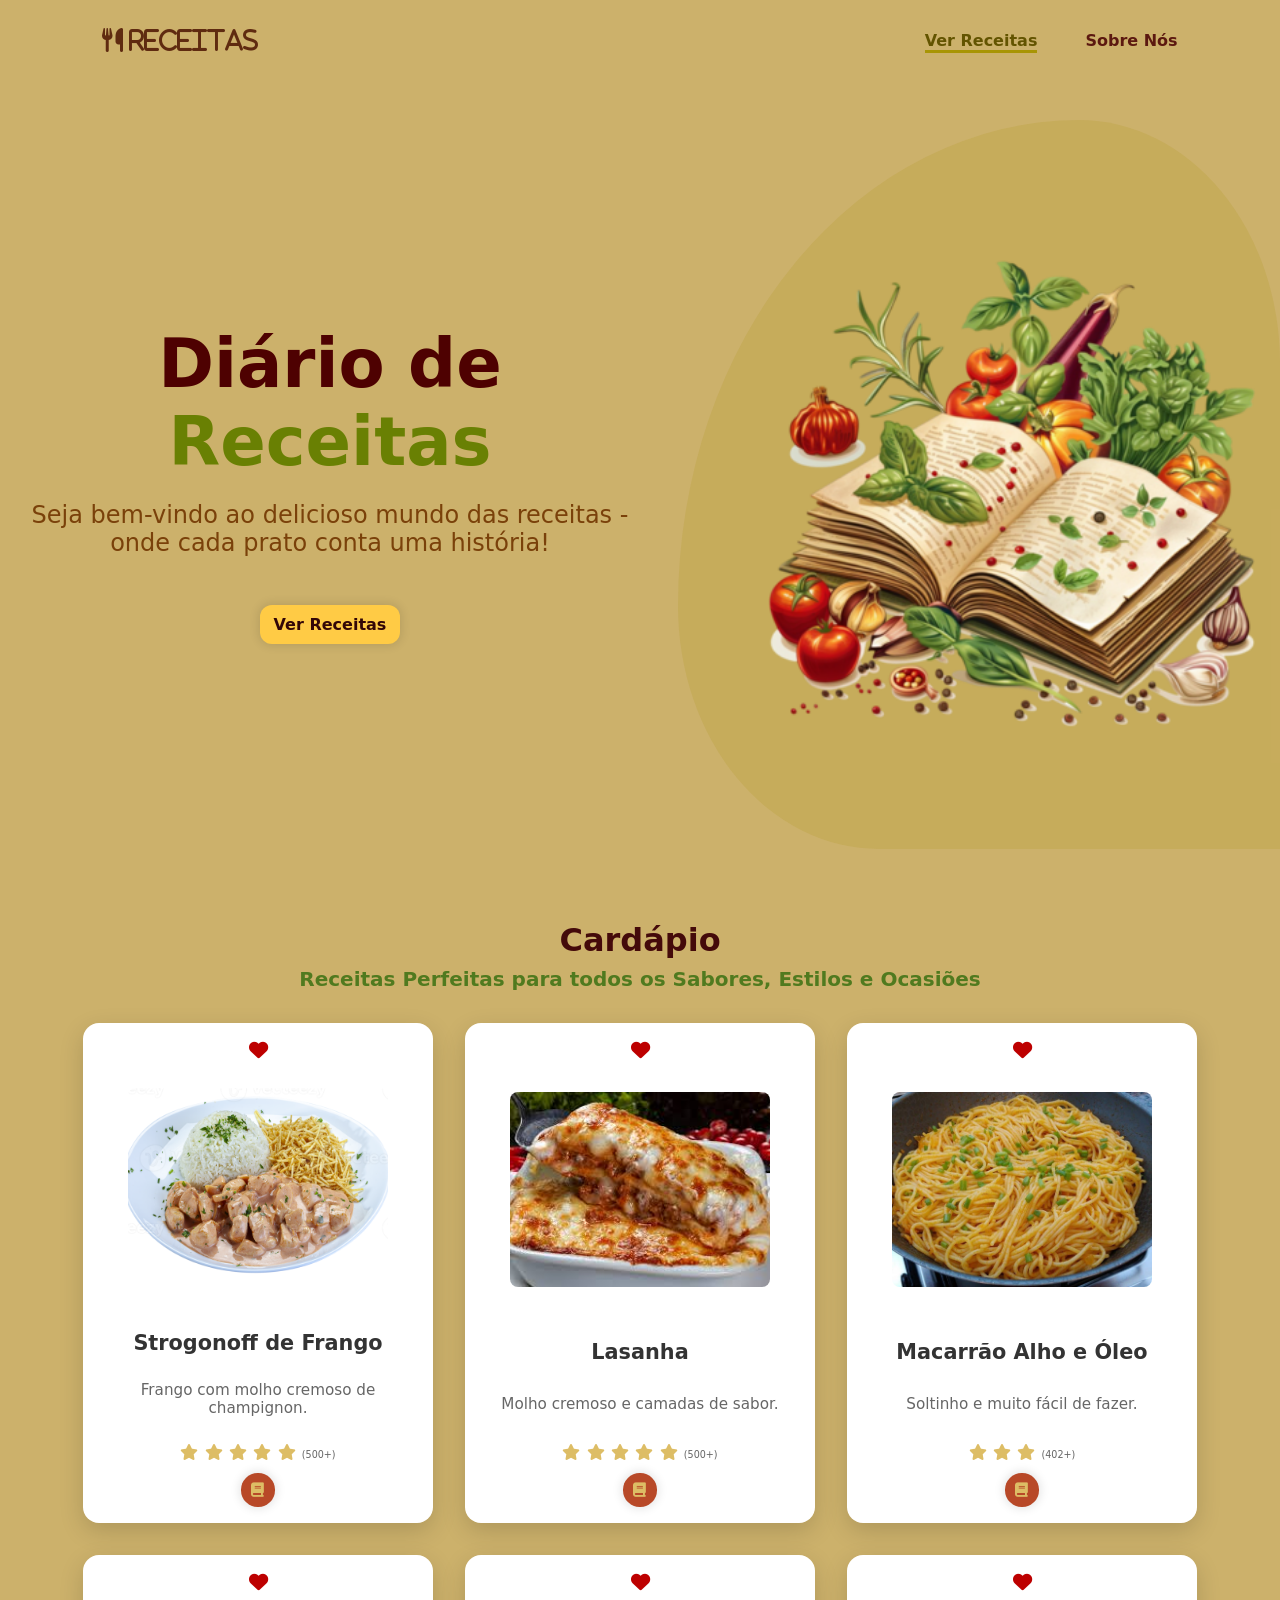
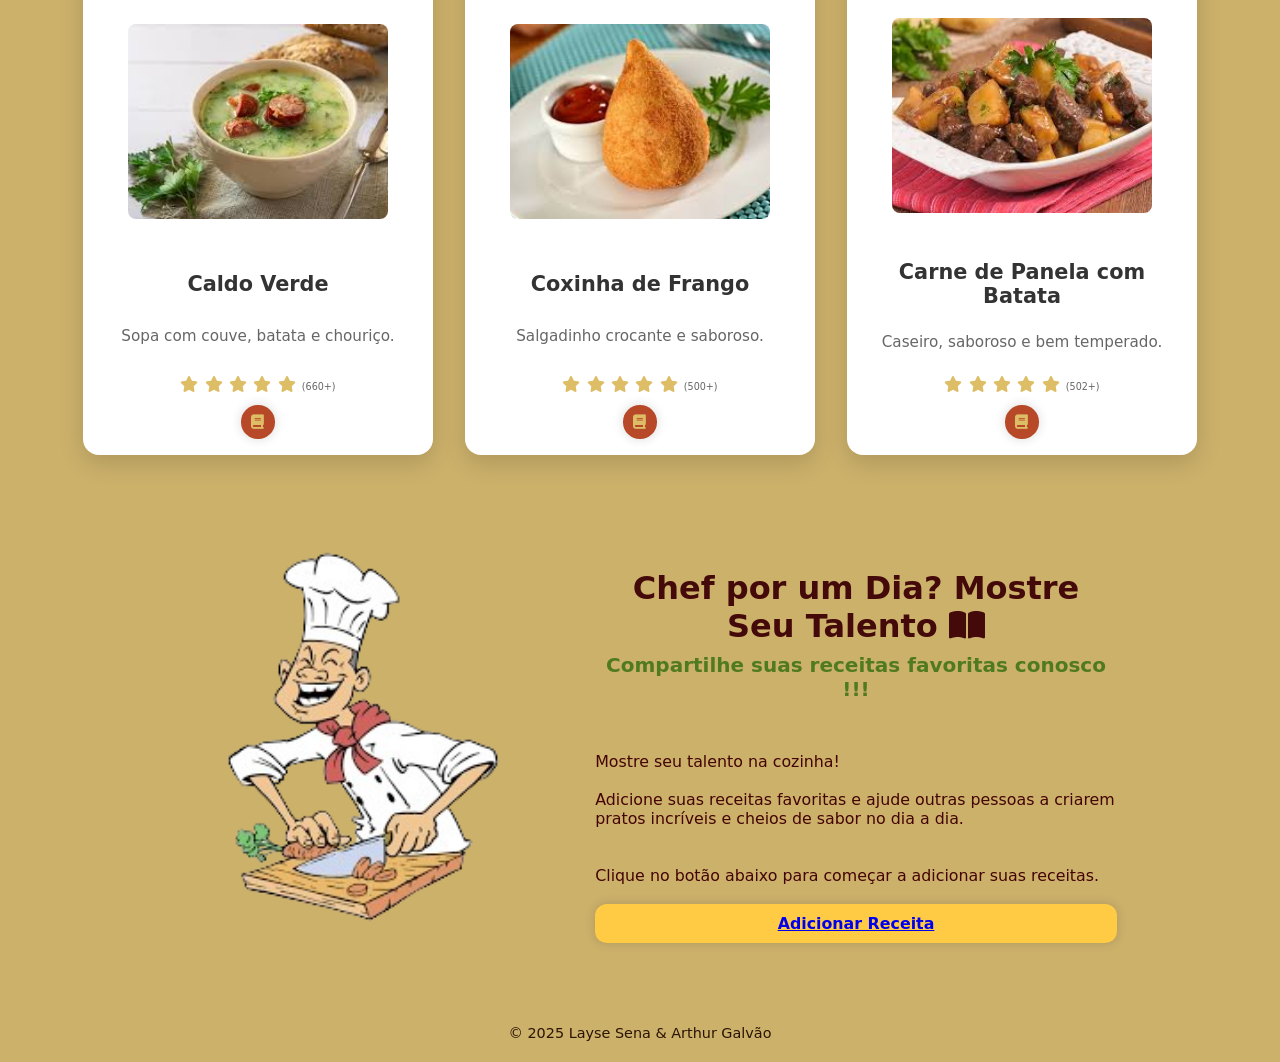
<file: index.html>
<!DOCTYPE html>
<html lang="pt-br">
<head>
  <meta charset="UTF-8" />
  <meta name="viewport" content="width=device-width, initial-scale=1.0" />

  <!-- Font Awesome -->
  <link rel="stylesheet" href="https://cdnjs.cloudflare.com/ajax/libs/font-awesome/6.7.2/css/all.min.css" integrity="sha512-Evv84Mr4kqVGRNSgIGL/F/aIDqQb7xQ2vcrdIwxfjThSH8CSR7PBEakCr51Ck+w+/U6swU2Im1vVX0SVk9ABhg==" crossorigin="anonymous" referrerpolicy="no-referrer" />

  <!-- Estilos CSS -->
  <link rel="stylesheet" href="Site/Style/styles.css" />
  <link rel="stylesheet" href="Site/Style/header.css" />
  <link rel="stylesheet" href="Site/Style/Home.css" />
  <link rel="stylesheet" href="Site/Style/menu.css" />
  <link rel="stylesheet" href="Site/Style/AddReceitas.css" />
  <link rel="stylesheet" href="Site/Style/footer.css" />


  <title>Site Receitas</title>
</head>
<body>
  <header>
    <nav id="navbar">
      <i class="fa-solid fa-utensils" id="nav_logo"> Receitas</i>

      <ul id="nav_list">
        <li class="nav_item active"><a href="#Menu">Ver Receitas</a></li>
        <li class="nav_item"><a href="sobrenos.html">Sobre Nós</a>
        </li>
      </ul>

      <button class="mobile-menu-toggle" aria-label="Abrir menu" aria-controls="mobile_menu" aria-expanded="false">
        <i class="fa-solid fa-bars"></i>
      </button>
    </nav>

    <div id="overlay"></div>

    <!-- Menu Mobile -->
    <div id="mobile_menu">
      <ul id="mobile_nav_list">
        <li class="nav_item"><a href="#Menu">Ver Receitas</a></li>
        <li class="nav_item"><a href="sobrenos.html">Sobre Nós</a>
        </li>

      </ul>
      
      <a href="cadastro.html" class="btn-default"> + Adicionar</a>
    </div>
  </header>

  <main id="content">
    <section id="Home">
      <div class="shape"></div>
      <div id="cta">
        <h1 class="title">Diário de <span>Receitas</span><br /></h1>
        <p class="description">
          Seja bem-vindo ao delicioso mundo das receitas - onde cada prato conta uma história!<br /><br />
        </p>
        <div id="cta_buttons">
          <a href="#Menu" class="btn-default">Ver Receitas</a>
        </div>
      </div>

      <div id="banner">
        <img src="Site/images/1png.png" alt="Imagem de Destaque" />
      </div>
    </section>

    <section id="Menu">
        <h2 class="section-title">Cardápio</h2>
        <h3 class="section-subtitle">Receitas Perfeitas para todos os Sabores, Estilos e Ocasiões</h3>
      
        <div id="dishes">
          <!-- PRATO 1 - Strogonoff de Frango -->
          <div class="dish-container">
            <div class="dish-card">
              <div class="card-front">
                <!-- conteúdo da frente do card -->
                <div class="dish-heart"><i class="fa-solid fa-heart"></i></div>
                <img src="Site/images/OP1.webp" class="dish-image" alt="Strogonoff de Frango">
                <h3 class="dish-title">Strogonoff de Frango</h3>
                <span class="dish-description">Frango com molho cremoso de champignon.</span>
                <div class="dish-rate">
                  <div>
                    <i class="fa-solid fa-star"></i>
                    <i class="fa-solid fa-star"></i>
                    <i class="fa-solid fa-star"></i>
                    <i class="fa-solid fa-star"></i>
                    <i class="fa-solid fa-star"></i>
                    <span>(500+)</span>
                  </div>
                  <button class="btn-default btn-ver-receita"><i class="fa-solid fa-book"></i></button>
                </div>
              </div>
          
              <div class="card-back">
                <h3>Strogonoff de Frango</h3>
                <h4>Ingredientes:</h4>
                <p> <li>500g de peito de frango cortado em cubos</li>
                <li>                 cebola picada</li>
                <li>                  2 dentes de alho picados
                </li>
                <li>                  1 colher de sopa de azeite
                </li>
                <li>                  1 lata de creme de leite
                </li>
                <li>                  2 colheres de sopa de ketchup
                </li>
                <li>                  1 colher de sopa de mostarda
                </li>
                <li>                  1/2 xícara de molho de tomate
                </li>
                <li>                  Sal e pimenta a gosto
                </li>
                <li>Salsinha a gosto</li>       
                </p>
                <h4>Modo de Preparo:</h4>
                <p>Refogue a cebola e o alho no azeite, adicione o frango e doure. Coloque o ketchup, a mostarda, o molho de tomate, sal e pimenta. Acrescente o creme de leite, misture e deixe cozinhar por 5 minutos. Sirva com arroz e batata palha.
              </p>
              </div>
            </div>
          </div>

      <!-- PRATO 2 - Lasanha -->
<div class="dish-container">
    <div class="dish-card">
      <div class="card-front">
        <!-- conteúdo da frente do card -->
        <div class="dish-heart"><i class="fa-solid fa-heart"></i></div>
        <img src="Site/images/OP2.jpg" class="dish-image" alt="Lasanha">
        <h3 class="dish-title">Lasanha</h3>
        <span class="dish-description">Molho cremoso e camadas de sabor.</span>
        <div class="dish-rate">
          <div>
            <i class="fa-solid fa-star"></i>
            <i class="fa-solid fa-star"></i>
            <i class="fa-solid fa-star"></i>
            <i class="fa-solid fa-star"></i>
            <i class="fa-solid fa-star"></i>
            <span>(500+)</span>
          </div>
          <button class="btn-default btn-ver-receita"><i class="fa-solid fa-book"></i></button>
        </div>
      </div>
      
      <div class="card-back">
        <h3>Lasanha</h3>
        <h4>Ingredientes:</h4>
        <p><li>500g de carne moída
        </li>
        <li>1 cebola picada</li>
        <li>1 lata de molho de tomate</li>
        <li>1 pacote de massa de lasanha pré-cozida</li>
        <li>300g de queijo muçarela fatiado</li>
        <li>150g de queijo parmesão ralado</li>
        <li>Sal e pimenta a gosto</li>
        <li>1 colher de sopa de azeite</li></p>
        <h4>Modo de Preparo:</h4>
        <p>Refogue a cebola, o alho e a carne moída. Adicione o molho de tomate, sal, pimenta e deixe cozinhar. Em um refratário, monte a lasanha alternando camadas de molho, massa e queijo. Finalize com molho e queijo por cima. Leve ao forno por 30 minutos a 180°C e sirva.
        </p>
      </div>
    </div>
  </div>
  
  <!-- PRATO 3 - Macarrão Alho e Óleo -->
  <div class="dish-container">
    <div class="dish-card">
      <div class="card-front">
        <!-- conteúdo da frente do card -->
        <div class="dish-heart"><i class="fa-solid fa-heart"></i></div>
        <img src="Site/images/OP3.jpg" class="dish-image" alt="Macarrão Alho e Óleo">
        <h3 class="dish-title">Macarrão Alho e Óleo</h3>
        <span class="dish-description">Soltinho e muito fácil de fazer.</span>
        <div class="dish-rate">
          <div>
            <i class="fa-solid fa-star"></i>
            <i class="fa-solid fa-star"></i>
            <i class="fa-solid fa-star"></i>
            <span>(402+)</span>
          </div>
          <button class="btn-default btn-ver-receita"><i class="fa-solid fa-book"></i></button>
        </div>
      </div>
      
      <div class="card-back">
        <h3>Macarrão Alho e Óleo</h3>
        <h4>Ingredientes:</h4>
        <p><li>250g de macarrão</li>
        <li>4 dentes de alho picados</li>
        <li>3 colheres de sopa de azeite</li>
        <li>Sal a gosto</li>
        <li>Salsinha picada a gosto (opcional)</li></p>
        <h4>Modo de Preparo:</h4>
        <p>Cozinhe o macarrão em água com sal até ficar al dente. Enquanto isso, doure o alho no azeite em fogo baixo. Escorra o macarrão e misture ao alho e óleo ainda quente. Finalize com salsinha e sirva. Simples, rápido e delicioso.</p>
      </div>
    </div>
  </div>
  
  <!-- PRATO 4 - Caldo Verde -->
  <div class="dish-container">
    <div class="dish-card">
      <div class="card-front">
        <!-- conteúdo da frente do card -->
        <div class="dish-heart"><i class="fa-solid fa-heart"></i></div>
        <img src="Site/images/OP4.jpg" class="dish-image" alt="Caldo Verde">
        <h3 class="dish-title">Caldo Verde</h3>
        <span class="dish-description">Sopa com couve, batata e chouriço.</span>
        <div class="dish-rate">
          <div>
            <i class="fa-solid fa-star"></i>
            <i class="fa-solid fa-star"></i>
            <i class="fa-solid fa-star"></i>
            <i class="fa-solid fa-star"></i>
            <i class="fa-solid fa-star"></i>
            <span>(660+)</span>
          </div>
          <button class="btn-default btn-ver-receita"><i class="fa-solid fa-book"></i></button>
        </div>
      </div>
      
      <div class="card-back">
        <h3>Caldo Verde</h3>
        <h4>Ingredientes:</h4>
        <p><li>5 batatas médias</li>
          <li>1 linguiça calabresa em rodelas</li>
          <li>1 couve fatiada fininha</li>
          <li>1 dente de alho picado</li>
          <li>1/2 cebola picada</li>
          <li>1 colher de sopa de azeite</li>
          <li>Sal a gosto</li>
          <li>Água suficiente para o cozimento</li></p>
        <h4>Modo de Preparo:</h4>
        <p>Cozinhe as batatas com água e sal até ficarem macias, depois bata no liquidificador até virar um creme. Refogue a cebola, o alho e a linguiça no azeite, junte o creme de batata e deixe ferver. Adicione a couve no final e cozinhe por mais alguns minutos. Sirva bem quente.        </p>
      </div>
    </div>
  </div>
  
  <!-- PRATO 5 - Coxinha de Frango -->
  <div class="dish-container">
    <div class="dish-card">
      <div class="card-front">
        <!-- conteúdo da frente do card -->
        <div class="dish-heart"><i class="fa-solid fa-heart"></i></div>
        <img src="Site/images/OP5.jpg" class="dish-image" alt="Coxinha de Frango">
        <h3 class="dish-title">Coxinha de Frango</h3>
        <span class="dish-description">Salgadinho crocante e saboroso.</span>
        <div class="dish-rate">
          <div>
            <i class="fa-solid fa-star"></i>
            <i class="fa-solid fa-star"></i>
            <i class="fa-solid fa-star"></i>
            <i class="fa-solid fa-star"></i>
            <i class="fa-solid fa-star"></i>
            <span>(500+)</span>
          </div>
          <button class="btn-default btn-ver-receita"><i class="fa-solid fa-book"></i></button>
        </div>
      </div>
      
      <div class="card-back">
        <h3>Coxinha de Frango</h3>
        <h4>Ingredientes:</h4>
        <p><li>2 xícaras de frango cozido e desfiado</li>
        <li>1 colher de sopa de manteiga</li>
        <li>1 dente de alho picado </li>
        <li>3 xícaras de caldo do cozimento do frango</li>
        <li>3 xícaras de farinha de trigo</li>
        <li>Sal, pimenta e cheiro-verde a gosto</li>
        <li>Farinha de rosca para empanar</li>
        <li>2 ovos batidos</li>
        <li>Óleo para fritar</li></p>
        <h4>Modo de Preparo:</h4>
        <p>Cozinhe e desfie o frango com temperos. Ferva o caldo com manteiga e adicione a farinha, mexendo até formar uma massa firme. Modele com o recheio de frango. Passe no ovo, empane e frite até dourar.</p>
      </div>
    </div>
  </div>
  
  <!-- PRATO 6 - Carne de Panela -->
  <div class="dish-container">
    <div class="dish-card">
      <div class="card-front">
        <!-- conteúdo da frente do card -->
        <div class="dish-heart"><i class="fa-solid fa-heart"></i></div>
        <img src="Site/images/OP6.jpg" class="dish-image" alt="Carne de Panela com Batata">
        <h3 class="dish-title">Carne de Panela com Batata</h3>
        <span class="dish-description">Caseiro, saboroso e bem temperado.</span>
        <div class="dish-rate">
          <div>
            <i class="fa-solid fa-star"></i>
            <i class="fa-solid fa-star"></i>
            <i class="fa-solid fa-star"></i>
            <i class="fa-solid fa-star"></i>
            <i class="fa-solid fa-star"></i>
            <span>(502+)</span>
          </div>
          <button class="btn-default btn-ver-receita"><i class="fa-solid fa-book"></i></button>
        </div>
      </div>
      
      <div class="card-back">
        <h3>Carne de Panela com Batata</h3>
        <h4>Ingredientes:</h4>
        <p><li>500g de carne em cubos (acém ou músculo)</li>
          <li>4 batatas médias cortadas</li>
          <li>1 cebola picada</li>
          <li>2 dentes de alho amassados</li>
          <li>2 colheres de sopa de extrato de tomate</li>
          <li>2 colheres de sopa de óleo</li>
          <li>Sal e pimenta-do-reino a gosto</li>
          <li>Cheiro-verde a gosto</li>
          <li>Água quente</li></p>
        <h4>Modo de Preparo:</h4>
        <p>Doure a carne no óleo com alho e cebola, adicione o extrato de tomate, tempere e cubra com água quente. Cozinhe até a carne ficar macia, depois junte as batatas e cozinhe até amolecerem e o caldo engrossar levemente. Finalize com cheiro-verde.</p>
      </div>
      
    </div>
  </div>
  
      </section>
      

      <section id="AddReceitas">
        <div class="add-receitas-wrapper">
          <img src="Site/images/Chefe.png" alt="Chefe de Cozinha" id="Chefe-de-Cozinha" />
      
          <div id="AddReceitas_content">
            <h2 class="section-title">
              <br />Chef por um Dia? Mostre Seu Talento <i class="fa-solid fa-book-open"></i>
            </h2>
            <h3 class="section-subtitle">Compartilhe suas receitas favoritas conosco !!!</h3>
      
            <p class="description_1">
              <br /> Mostre seu talento na cozinha! <br /><br />
              Adicione suas receitas favoritas e ajude outras pessoas a criarem pratos incríveis e cheios de sabor no dia a dia.
            </p>
            <p class="description">
              <br /><br />
              Clique no botão abaixo para começar a adicionar suas receitas. <br><br>
            </p>
            <a href="cadastro.html" class="btn-default">Adicionar Receita</a>
          </div>
        </div>
      </section>
    <footer>
      <div id="footer_items">
        <span id="copyright">
          &copy; 2025 Layse Sena & Arthur Galvão
        </span>
      </div>
    </footer>
  </main>
<!-- SCRIPT FINAL UNIFICADO -->
<!-- SCRIPT FINAL UNIFICADO -->
<script>
  document.addEventListener("DOMContentLoaded", function () {
    // Toggle do menu mobile
    const toggleBtn = document.querySelector(".mobile-menu-toggle");
    const mobileMenu = document.getElementById("mobile_menu");
    const overlay = document.getElementById("overlay");
    const mainContent = document.querySelector("main");

    toggleBtn.addEventListener("click", function () {
      mobileMenu.classList.toggle("active");
      overlay.classList.toggle("active");
      const expanded = toggleBtn.getAttribute("aria-expanded") === "true";
      toggleBtn.setAttribute("aria-expanded", !expanded);

      if (mobileMenu.classList.contains("active")) {
        window.scrollTo({ top: 0, behavior: "smooth" });
        document.body.classList.add("menu-open");
        mainContent.style.display = "none";
      } else {
        document.body.classList.remove("menu-open");
        mainContent.style.display = "block";
      }
    });

    // Navegação por links
    const links = document.querySelectorAll("#navbar a, #mobile_nav_list a");
    links.forEach(link => {
  link.addEventListener("click", function (event) {
    const href = link.getAttribute("href");

    // Só previne se for âncora (#Menu, por exemplo)
    if (href.startsWith("#")) {
      event.preventDefault();
      const targetElement = document.querySelector(href);
      if (targetElement) {
        targetElement.scrollIntoView({ behavior: "smooth", block: "start" });
      }

      // Fecha menu mobile se estiver aberto
      mobileMenu.classList.remove("active");
      overlay.classList.remove("active");
      document.body.classList.remove("menu-open");
      mainContent.style.display = "block";
    }
  });
});


    // Flip cards
    const buttons = document.querySelectorAll('.btn-ver-receita');
    const cards = document.querySelectorAll('.dish-card');

    buttons.forEach(button => {
      button.addEventListener('click', function (e) {
        e.stopPropagation(); // Evita que o clique vá até o card
        const card = button.closest('.dish-card');
        card.classList.toggle('flipped');
      });
    });

    cards.forEach(card => {
      card.addEventListener('click', function () {
        if (card.classList.contains('flipped')) {
          card.classList.remove('flipped');
        }
      });
    });

  });
</script>


  </body>
  </html>
</file>
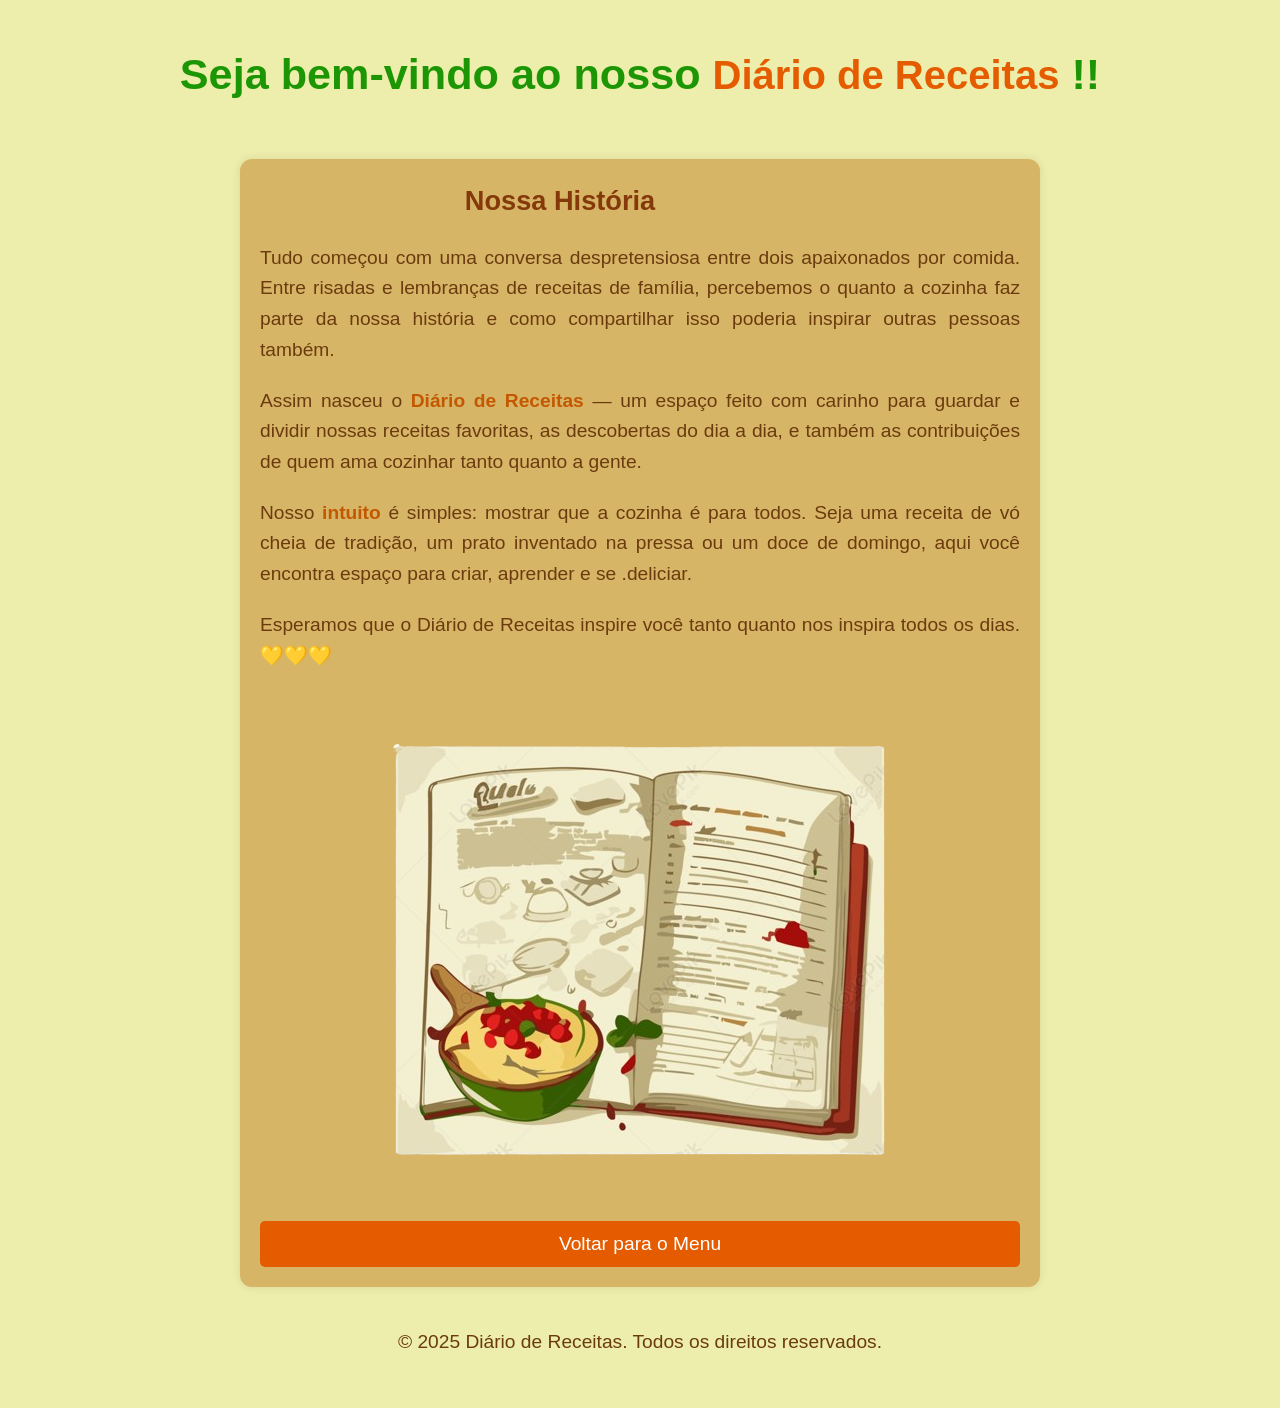
<file: sobrenos.html>
<!DOCTYPE html>
<html lang="pt-br">
<head>
  <meta charset="UTF-8" />
  <meta name="viewport" content="width=device-width, initial-scale=1.0"/>
  <title>Sobre Nós | Diário de Receitas</title>
  <link rel="stylesheet" href="Site/Style/sobre-nos.css" /> 
</head>
<body class="sobre-nos">
  <header>
    <h1>Seja bem-vindo ao nosso <span>Diário de Receitas</span> !!</h1>
  </header>

  <main>
    <section id="sobre-nos">
        <h2>Nossa História</h2>
        <p>
          Tudo começou com uma conversa despretensiosa entre dois apaixonados por comida. Entre risadas e lembranças de receitas de família, percebemos o quanto a cozinha faz parte da nossa história e como compartilhar isso poderia inspirar outras pessoas também.
        </p>
      
        <p>
          Assim nasceu o <strong>Diário de Receitas</strong> — um espaço feito com carinho para guardar e dividir nossas receitas favoritas, as descobertas do dia a dia, e também as contribuições de quem ama cozinhar tanto quanto a gente.
        </p>
      
        <p>
          Nosso <strong>intuito</strong> é simples: mostrar que a cozinha é para todos. Seja uma receita de vó cheia de tradição, um prato inventado na pressa ou um doce de domingo, aqui você encontra espaço para criar, aprender e se .deliciar.
        </p>
      
        <p>
             Esperamos que o Diário de Receitas inspire você tanto quanto nos inspira todos os dias. 💛💛💛
        </p>

        <img src="Site/images/livro.png" alt="Livro de receita" />
    </section>

    <button><a href="index.html">Voltar para o Menu</a></button>
     
  </main>

</body>

<footer>
  <p>&copy; 2025 Diário de Receitas. Todos os direitos reservados.</p>
</footer>

</html>
</file>
<file: Site/Style/styles.css>
@import url('https://fonts.googleapis.com/css2?family=DM+Serif+Text:ital@0;1&family=Roboto:ital,wght@0,100..900;1,100..900&display=swap');

* {
    font-family: system-ui, -apple-system, BlinkMacSystemFont, 'Segoe UI', Roboto, Oxygen, Ubuntu, Cantarell, 'Open Sans', 'Helvetica Neue', sans-serif;
    margin: 0;
    padding: 0;
    box-sizing: border-box;
}

body {
    background-color: #ccb16b;
}

section { 
    padding: 28px 8%;
}

/* Botão padrão */
.btn-default {
    border: none;
    display: flex;
    align-items: center;
    justify-content: center;
    background-color: #ffcb45;
    border-radius: 12px;
    padding: 10px 14px;
    font-weight: 600;
    box-shadow: 0px 0px 10px 2px rgba(0, 0, 0, 0.1);
    cursor: pointer;
    transition: background-color .3s ease;
}

.btn-default:hover {
    background-color: rgb(173, 75, 36);
}

/* ---------- MENU MOBILE - CONFIGURAÇÃO BÁSICA ---------- */

/* Esconde o menu principal de navegação no mobile */
#nav_list {
    display: flex;
    list-style: none;
    gap: 48px;
}

/* Esconde o menu mobile por padrão */
#mobile_menu {
    display: none;
}



/* Esconde botão do menu mobile no desktop */
.mobile-menu-toggle {
    display: none;
    background: none;
    border: none;
    font-size: 1.5rem;
    color: #333;
    cursor: pointer;
}

/* ---------- RESPONSIVIDADE ---------- */
@media (max-width: 1170px) {
    #nav_list {
        display: none;
    }

    .mobile-menu-toggle {
        display: block;
    }

    #mobile_menu {
        display: none;
        position: fixed;
        top: 0;
        left: 0;
        width: 100%;
        background-color: #fff1b5;
        padding: 20px;
        z-index: 999;
        box-shadow: 0 2px 10px rgba(0,0,0,0.1);
        text-align: center;
    }

    #mobile_menu.active {
        display: block;
    }

    #mobile_nav_list {
        list-style: none;
        padding: 0;
        margin: 0;
    }

    #mobile_nav_list .nav_item {
        margin: 10px 0;
    }

    #mobile_nav_list .nav_item a {
        text-decoration: none;
        font-weight: bold;
        color: #333;
    }

    .btn-default {
        margin: 20px auto;
    }
}
/* Garante que o menu mobile fique oculto no desktop */
@media (min-width: 769px) {
    #mobile_home {
        display: none !important;
    }
}

.section-title {
    font-size: 2rem; 
    color: #440a0a; 
    font-weight: bold;
    margin-bottom: 8px; /* Espaço abaixo do título */
    text-align: center; /* Centraliza o texto de toda a seção */

}

.section-subtitle {
    font-size: 1.25rem; 
    color: #507a1f; 
    margin-bottom: 32px; /* Espaço abaixo do subtítulo */
    text-align: center; /* Centraliza o texto de toda a seção */

}
</file>
<file: Site/Style/header.css>
header {
    width: 100%;
    padding: 28px 8%;
}

#navbar {
    display: flex;
    align-items: center;
    justify-content: space-between;
}

#nav_logo {
    font-size: 24px;
    color: rgba(80, 25, 4, 0.884);
}

#nav_list {
    display: flex;
    list-style: none;
    gap: 48px;
}

.nav_item a {
    text-decoration: none;
    color: #5c1910;
    font-weight: 600;
}

.nav_item.active a {
    color: #635400;
    border-bottom: 3px solid #a89505;
}

/* Botão e menu mobile - escondidos por padrão */
#mobile_btn,
#mobile_menu {
    display: none;
}

/* ---------- MENU - CONFIGURAÇÃO ---------- */

/* Menu desktop */
#nav_list {
    display: flex;
    list-style: none;
    gap: 48px;
    z-index: 9999; /* Garante que o menu do desktop tenha prioridade */
    position: relative; /* Definir o position como relative */
}

/* Menu mobile */
#mobile_menu {
    display: none; /* Esconde o menu mobile por padrão */
    padding: 20px;
    background-color: #fff1b5;
    position: absolute;
    top: 100%;
    left: 0;
    width: 100%;
    z-index: 9999; /* Coloca o menu mobile sobre outros elementos */
}

#mobile_nav_list .nav_item {
    margin: 10px 0;
}

#mobile_nav_list .nav_item a {
    text-decoration: none;
    font-weight: bold;
    color: #333;
}

/* Esconde o botão do menu mobile no desktop */
.mobile-menu-toggle {
    display: none;
    background: none;
    border: none;
    font-size: 1.5rem;
    color: #333;
    cursor: pointer;
}

/* Responsividade para telas pequenas (menos de 1170px) */
@media (max-width: 768px) {
    .mobile-menu-toggle {
        display: block; /* Exibe o botão de barrinhas no mobile */
    }

    #nav_list {
        display: none; /* Esconde o menu desktop */
    }

    #mobile_menu.active {
        display: block; /* Exibe o menu mobile quando ativado */
    }
}

/* Responsividade para telas grandes (mais de 1170px) */
@media (min-width: 1171px) {
    .mobile-menu-toggle {
        display: none !important; /* Garante que o botão de barrinhas desapareça no desktop */
    }

    #nav_list {
        display: flex; /* Exibe o menu desktop */
    }

    #mobile_menu {
        display: none !important; /* Garante que o menu mobile desapareça no desktop */
    }
}
</file>
<file: Site/Style/Home.css>
#Home {
    display: flex;
    align-items: center;
    justify-content: space-between;
    min-height: calc(100vh - 91px); 
    position: relative;
    padding: 20px;
    gap: 20px;
}

/* Texto */
#cta {
    width: 50%;
    display: flex;
    flex-direction: column;
    gap: 20px;
    justify-content: center;
}

/* Título */
#cta .title {
    font-size: 4.2rem;
    color: rgb(78, 1, 1);
    text-align: center;
}

#cta .title span {
    color: rgb(105, 128, 3);
}

/* Descrição */
#cta .description {
    font-size: 1.5rem;
    color: rgb(122, 65, 10);
    text-align: center;
}

/* Botões */
#cta_buttons {
    display: flex;
    gap: 30px;
    justify-content: center;
}

#cta_buttons a {
    text-decoration: none;
    color: rgb(51, 7, 7);
}
#banner { 
    width: 40%; /* Largura do banner */
    display: flex;
    justify-content: flex-end; /* Alinha o conteúdo à direita */
    align-items: center; /* Alinha verticalmente a imagem no centro */
    padding: 0; 
    z-index: 1;
}

#banner img {
    width: 100%;
    max-width: 550px; 
    max-height: 500px; 
    border-radius: 0; /* Remove o arredondamento */
    object-fit: cover; /* Faz com que a imagem se ajuste ao tamanho sem deformação */
}


/* Fundo decorativo */
.shape {
    background-color: rgba(196, 170, 84, 0.651);
    width: 47%;
    height: 90%;
    position: absolute;
    border-radius: 100% 50% 0 50%;
    right: 0%;
    z-index: 1;
}



@media (max-width: 800px) {
    #banner {
      display: none !important;
      box-shadow: none !important;
      background: none !important;
    }
  
    .shape {
      display: none !important;
    }
  }
  
  @media (max-width: 768px) {
    #Home {
      justify-content: center;
      align-items: center;
      text-align: center;
    }
  
    #cta {
      align-items: center;
    }
  
    #cta_buttons {
      justify-content: center;
    }
  }
</file>
<file: Site/Style/menu.css>
#menu {
    display: flex;
    flex-direction: column;
    align-items: center;
    justify-content: center;
    min-height: 100vh;
    width: 100%;
}

#dishes {
    width: 100%;
    display: flex;
    flex-wrap: wrap; /* Permite que os itens quebrem para a próxima linha quando necessário */
    justify-content: space-between; /* Distribui os itens de forma igual entre eles */
    gap: 24px; /* Espaçamento entre os cards */
    margin-top: 32px;
}

/* Cada card de prato */
.dish {
    display: flex;
    flex-direction: column;
    align-items: center;
    justify-content: center;
    border-radius: 20px;
    gap: 18px;
    width: 30%; /* Ajustado para 30% da largura da tela (3 colunas) em telas grandes */
    padding: 20px;
    background-color: aliceblue;
    box-shadow: 0px 0px 12px 4px rgba(179, 49, 49, 0.1);
    margin-bottom: 20px;
    transition: transform 0.3s ease;
    text-align: center;
    box-sizing: border-box; /* Garante que o padding não afete a largura */
}

.dish:hover {
    transform: scale(1.05);
}

/* Garantir que a imagem não ultrapasse os limites do card */
.dish-image {
    width: 100%; /* A imagem ocupa 100% da largura do card */
    height: auto; /* Mantém a proporção da imagem */
    max-width: 100%; /* Garante que a imagem não ultrapasse a largura do card */
    object-fit: cover; /* Garante que a imagem preencha o espaço sem distorcer */
    border-radius: 10px;
}

/* Responsividade: telas médias (ex: tablets) */
@media (max-width: 768px) {
    #dishes {
        justify-content: center;
    }

    .dish {
        width: 45%; /* Ajusta os cards para 45% da largura da tela em dispositivos médios (2 colunas) */
        margin-bottom: 20px;
    }

    .dish-image {
        width: 100%; /* Imagem vai ocupar a largura do card */
        max-width: 100%;
    }
}

/* Responsividade para telas pequenas (ex: smartphones) */
@media (max-width: 480px) {
    #dishes {
        justify-content: center;
        flex-direction: column; /* Alterar para coluna para empilhar os pratos */
        align-items: center; /* Centraliza os pratos na tela */
    }

    .dish {
        width: 90%; /* Ajusta os cards para 90% da largura da tela em dispositivos móveis (1 coluna) */
        margin-bottom: 20px;
    }

    .dish-image {
        width: 100%; /* Ajuste de imagem para telas menores */
    }
}
</file>
<file: Site/Style/AddReceitas.css>
/* ====== SEÇÃO MENU ====== */
#Menu {
  padding: 2rem 1rem 0; /* Tiramos o espaçamento inferior */
  text-align: center;
}

/* ====== SEÇÃO CARDS ====== */
#AddReceitas {
  margin-top: 1rem; /* Espaçamento menor entre os cards e essa seção */
}

#dishes {
  display: flex;
  flex-wrap: wrap;
  justify-content: center;
  gap: 2rem;
}

/* Container com perspectiva para flip */
.dish-container {
  perspective: 1000px;
  width: 350px;
  height: 500px;
  display: flex;
  justify-content: center;
  align-items: center;
}

/* Card que gira */
.dish-card {
  width: 100%;
  height: 100%;
  position: relative;
  transition: transform 0.8s;
  transform-style: preserve-3d;
  cursor: pointer; /* Adicionado para indicar que o card pode ser clicado */
}

/* Aplica rotação quando tiver classe "flipped" */
.dish-card.flipped {
  transform: rotateY(180deg);
}

/* Frente e Verso do Card */
.card-front, .card-back {
  position: absolute;
  width: 100%;
  height: 100%;
  border-radius: 16px;
  backface-visibility: hidden;
  background: #fff;
  box-shadow: 0 8px 24px rgba(0, 0, 0, 0.15);
  padding: 1rem;
  display: flex;
  flex-direction: column;
  justify-content: space-between;
  align-items: center; /* Centraliza os conteúdos vertical e horizontalmente */
  text-align: center;
}

/* Frente */
.card-front {
  z-index: 2;
}

/* Verso */
.card-back {
  transform: rotateY(180deg);
  z-index: 1;
}

/* Imagem do prato */
.dish-image {
  width: 95%;
  max-width: 260px; /* Limita o tamanho no desktop */
  height: auto; /* Deixa a altura proporcional à largura */
  aspect-ratio: 4 / 3; /* Mantém proporção de aspecto */
  object-fit: cover;
  border-radius: 8px;
  margin-bottom: 0.9rem;
}


/* Coração */
.dish-heart {
  text-align: right;
  font-size: 1.2rem;
  color: #bd0000;
}

/* Título e descrição */
.dish-title {
  font-size: 1.3rem;
  margin-top: 0.5rem;
  font-weight: bold;
  color: #333;
}

.dish-description {
  font-size: 0.95rem;
  color: #666;
}

/* Estrelas + botão */
.dish-rate {
  display: flex;
  flex-direction: column;
  align-items: center; /* <-- centraliza horizontalmente */
  gap: 0.4rem; /* espaço entre estrelas e botão */
}


.dish-rate i {
  color: #ddbd65;
  margin-right: 1.2px;
}

.dish-rate span {
  font-size: 0.6rem;
  color: #666;
}

/* Botão para virar */
.btn-ver-receita {
  background-color: #b84928;
  color: white;
  border: none;
  padding: 0.6rem;
  border-radius: 50%;
  font-size: 0.9rem;
  cursor: pointer;
  transition: background-color 0.3s;
  margin-top: 0.3rem; /* se quiser um espacinho extra */
}

.btn-ver-receita:hover {
  background-color: #ff6435;
}

/* Verso - conteúdo */
.card-back h3 {
  font-size: 1.2rem;
  color: #333;
}

.card-back h4 {
  color: #ff7043;
  margin-top: 0.8rem;
  margin-bottom: 0.2rem;
  font-size: 1rem;
}

.card-back p {
  font-size: 0.95rem;
  color: #444;
  line-height: 1.4;
}
/* De 766px até 601px - 2 cards por linha */
@media (max-width: 766px) and (min-width: 601px) {
  .dish-container {
    width: 45%;  /* Dois cards por linha com 45% da largura */
    font-size: 0.75rem; /* Ajuste do tamanho da fonte */
  }

  #dishes {
    flex-direction: row;  /* Manter a disposição em linha */
    justify-content: space-between;  /* Garantir que os cards fiquem bem distribuídos */
  }

  /* Ajuste no tamanho da fonte de ingredientes e modo de preparo */
  .card-front p, /* Para os ingredientes */
  .card-back p,  /* Para o modo de preparo */
  .card-back h4 { /* Título da seção no verso */
    font-size: 0.75rem;
  }

  .card-back h3 {
    font-size: 1rem; /* Ajustar o título no verso */
  }
}

/* Para telas menores que 500px - 1 card por linha */
@media (max-width: 500px) {
  .dish-container {
    width: 80%; /* Ajuste para um card por linha */
  }

  #dishes {
    flex-direction: column;
    align-items: center;
  }

  /* Diminuir o tamanho da fonte de Ingredientes e Modo de Preparo */
  .card-front p, /* Para os ingredientes */
  .card-back p,  /* Para o modo de preparo */
  .card-back h4 { /* Título da seção no verso */
    font-size: 0.75rem;
  }

  .card-back h3 {
    font-size: 1rem; /* Ajustar o título no verso */
  }
}


/* Evitar barras de rolagem horizontais */
html, body {
  overflow-x: hidden; /* Impede a barra de rolagem horizontal */
}

/* ====== SEÇÃO ADICIONAR RECEITAS ====== */
.add-receitas-wrapper {
  display: flex;
  align-items: center;
  justify-content: center;
  gap: 2rem;
  flex-wrap: nowrap;
  padding: 2rem 1rem;
  text-align: left;
  width: 100%; /* Garante que a largura da seção não ultrapasse a tela */
font-size: 1.5rem;
}

/* Imagem do chefe */
#Chefe-de-Cozinha {
  max-width: 400px;
  width: 50%;
  height: auto;
  flex-shrink: 0;
}

/* Conteúdo ao lado da imagem */
#AddReceitas_content {
  flex: 1;
  min-width: 500px;
  max-width: 50%;
  font-size: 0.99rem;
  color: #440404;
}

/* Ajuste de layout para telas menores */
@media (max-width: 750px) {
  .add-receitas-wrapper {
    flex-direction: column;
    align-items: center;
    text-align: center;
    flex-wrap: wrap; /* Permite quebrar quando necessário */
  }

  /* Esconder imagem do chefe */
  #Chefe-de-Cozinha {
    display: none;
  }

  /* Ajustar o conteúdo ao lado da imagem */
  #AddReceitas_content {
    min-width: auto;
    max-width: 100%;
    text-align: center;
  }
}
</file>
<file: Site/Style/footer.css>
footer {
    width: 100%;
    padding: 20px ;
    margin: 20;
    text-align: center;
    position: relative;
    bottom: 0;
  }
  
  #copyright {
    text-align: center;
    padding: 20px;
    margin-top: 40px;
    color: #2c1402;
    font-weight: 500; 
    font-size: 0.9rem;
  }
</file>
<file: Site/Style/sobre-nos.css>
* {
  margin: 0;
  padding: 0;
  box-sizing: border-box;
}

body {
  font-family: 'Segoe UI', Tahoma, Geneva, Verdana, sans-serif;
  background-color: hwb(61 64% 7% / 0.904);
  color: #40250b;
  line-height: 1.6;
  padding: 20px;
  margin: 0;
}

/* Cabeçalho */
header {
  text-align: center;
  background-color: transparent;
  padding: 20px;
}

header h1 {
  font-size: 2.7rem;
  color: #1d9605;
}

header h1 span {
  font-size: 2.5rem;
  color: #e55c00;
  font-weight: bold;
}

/* Conteúdo principal */
main {
  max-width: 800px;
  margin: 30px auto;
  background-color: #d6b567;
  padding: 20px;
  border-radius: 12px;
  box-shadow: 0 0 10px rgba(58, 1, 1, 0.1); /* Sombra para dar um destaque */

}

/* Título da seção */
.sobre-nos h2 {
  font-size:1.7rem;
  color: #85390a;
  margin-bottom: 20px;
  text-align: center;
  max-width: 600px;

}

/* Parágrafos */
.sobre-nos p {
  font-size: 1.2rem;
  margin-bottom: 20px;
  color: #6b3b0e;
  text-align: justify;
}

/* Destaque em textos fortes */
.sobre-nos strong {
  color: #c45800;
}

/* Imagem */
.sobre-nos img {
  display: block;
  margin: 30px auto 0;
  width: 100%;
  max-width: 500px; /* Limite máximo */
  height: auto;
}


/* Botão "Voltar para o Menu" */
button {
  display: block;
  width: 100%;
  padding: 12px;
  background-color: #e55c00;
  color: #fff;
  font-size: 1.2rem;
  border: none;
  border-radius: 5px;
  cursor: pointer;
  margin-top: 20px;
  text-align: center;
  transition: background-color 0.3s ease;
}

button a {
  color: white;
  text-decoration: none;
}

button:hover {
  background-color: #d45200;
}

footer p {
  font-size: 0.3rem;
  text-align: center;
  padding: 10px 5px;      
  margin-top: 15px;        /* Menos espaço externo */
  color: #180b02;
  display: flex;
  justify-content: center;
  align-items: center;
}

html, body {
  overflow-x: hidden;
  max-width: 100vw;
}
</file>
